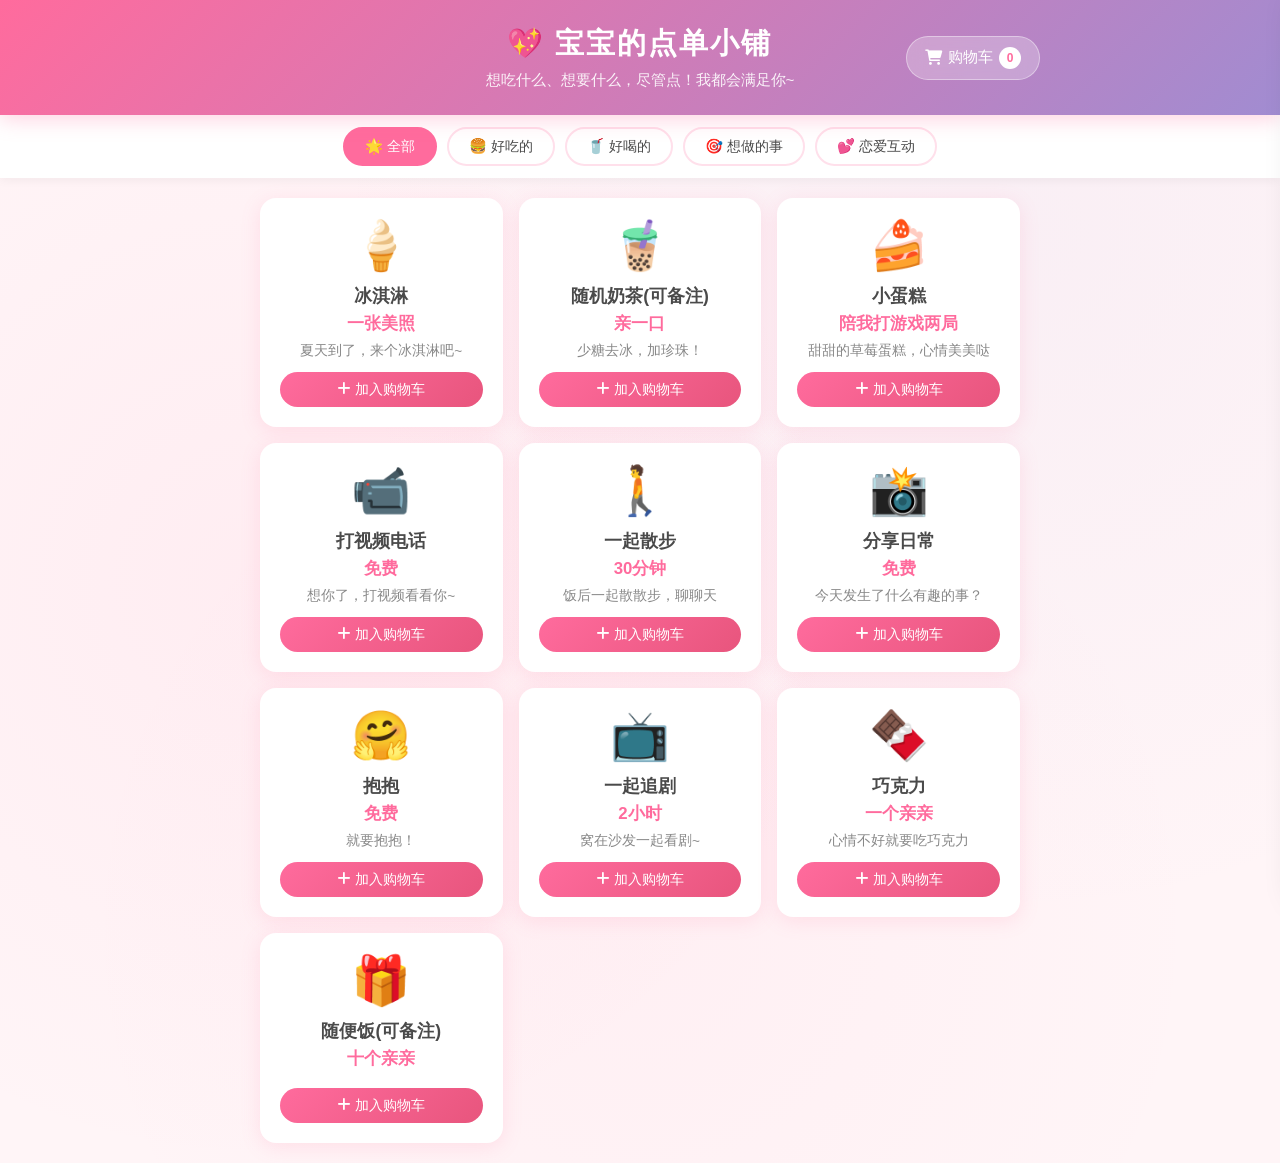
<file: index.html>
<!DOCTYPE html>
<html lang="zh-CN">
<head>
    <meta charset="UTF-8">
    <meta name="viewport" content="width=device-width, initial-scale=1.0">
    <title>💖 宝宝的点单小铺</title>
    <link rel="stylesheet" href="css/style.css">
    <link href="https://cdnjs.cloudflare.com/ajax/libs/font-awesome/6.0.0/css/all.min.css" rel="stylesheet">
</head>
<body>
    <!-- 顶部导航 -->
    <header class="header">
        <div class="header-content">
            <h1 class="logo">💖 宝宝的点单小铺</h1>
            <p class="subtitle">想吃什么、想要什么，尽管点！我都会满足你~</p>
            <div class="header-actions">
                <button class="btn-cart" onclick="toggleCart()">
                    <i class="fas fa-shopping-cart"></i>
                    <span>购物车</span>
                    <span class="cart-badge" id="cartBadge">0</span>
                </button>
            </div>
        </div>
    </header>

    <!-- 分类导航 -->
    <nav class="category-nav">
        <div class="category-list" id="categoryList">
            <!-- 动态生成 -->
        </div>
    </nav>

    <!-- 主内容区 -->
    <main class="main-content">
        <div class="products-grid" id="productsGrid">
            <!-- 动态生成 -->
        </div>
    </main>

    <!-- 购物车侧边栏 -->
    <div class="cart-overlay" id="cartOverlay" onclick="toggleCart()"></div>
    <aside class="cart-sidebar" id="cartSidebar">
        <div class="cart-header">
            <h2>🛒 我的购物车</h2>
            <button class="btn-close" onclick="toggleCart()">&times;</button>
        </div>
        <div class="cart-items" id="cartItems">
            <p class="cart-empty">购物车空空如也~ 快去选点什么吧！</p>
        </div>
        <div class="cart-footer" id="cartFooter" style="display:none;">
            <div class="cart-total">
                <span>共 <strong id="cartCount">0</strong> 件</span>
            </div>
            <textarea class="cart-note" id="cartNote" placeholder="给男朋友留个言吧...（选填）" rows="2"></textarea>
            <button class="btn-submit-order" onclick="submitOrder()">
                <i class="fas fa-paper-plane"></i> 下单啦~
            </button>
        </div>
    </aside>

    <!-- Toast 提示 -->
    <div class="toast" id="toast"></div>

    <script src="js/data.js"></script>
    <script src="js/app.js"></script>
</body>
</html>
</file>
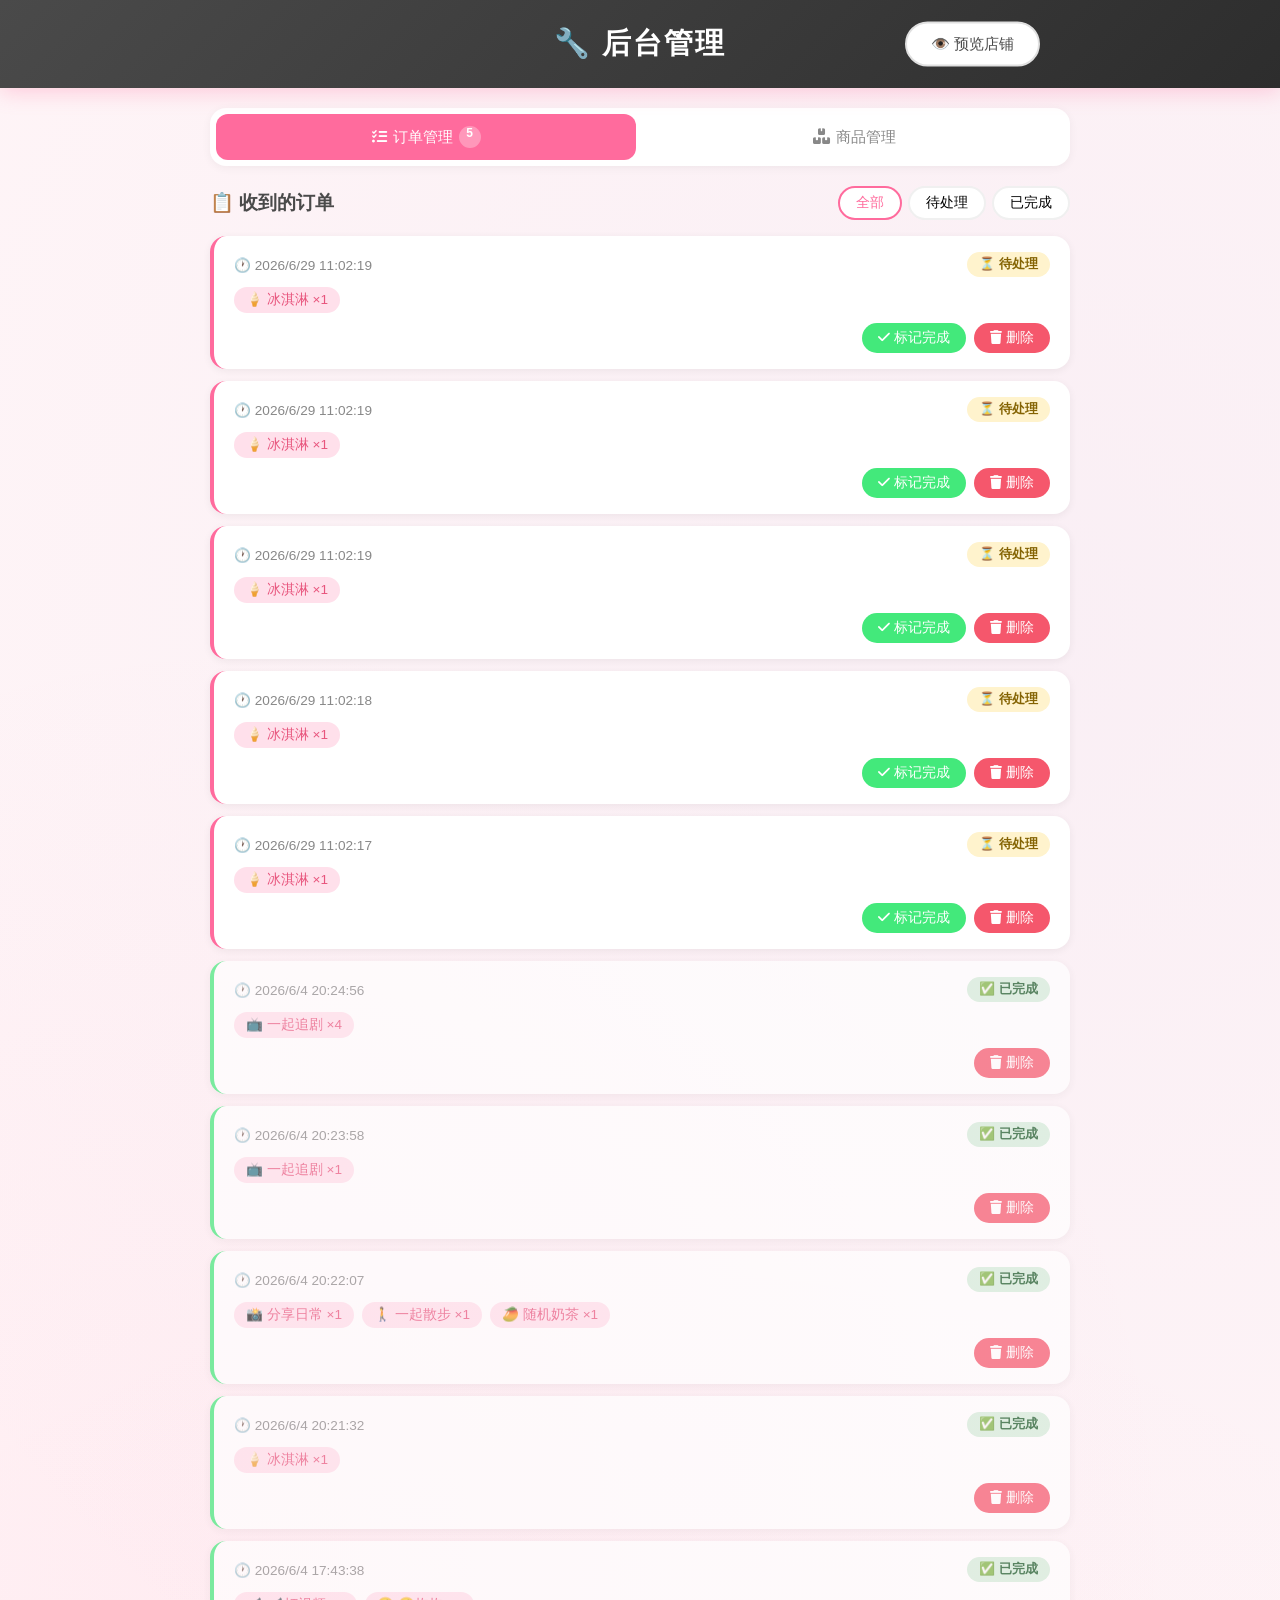
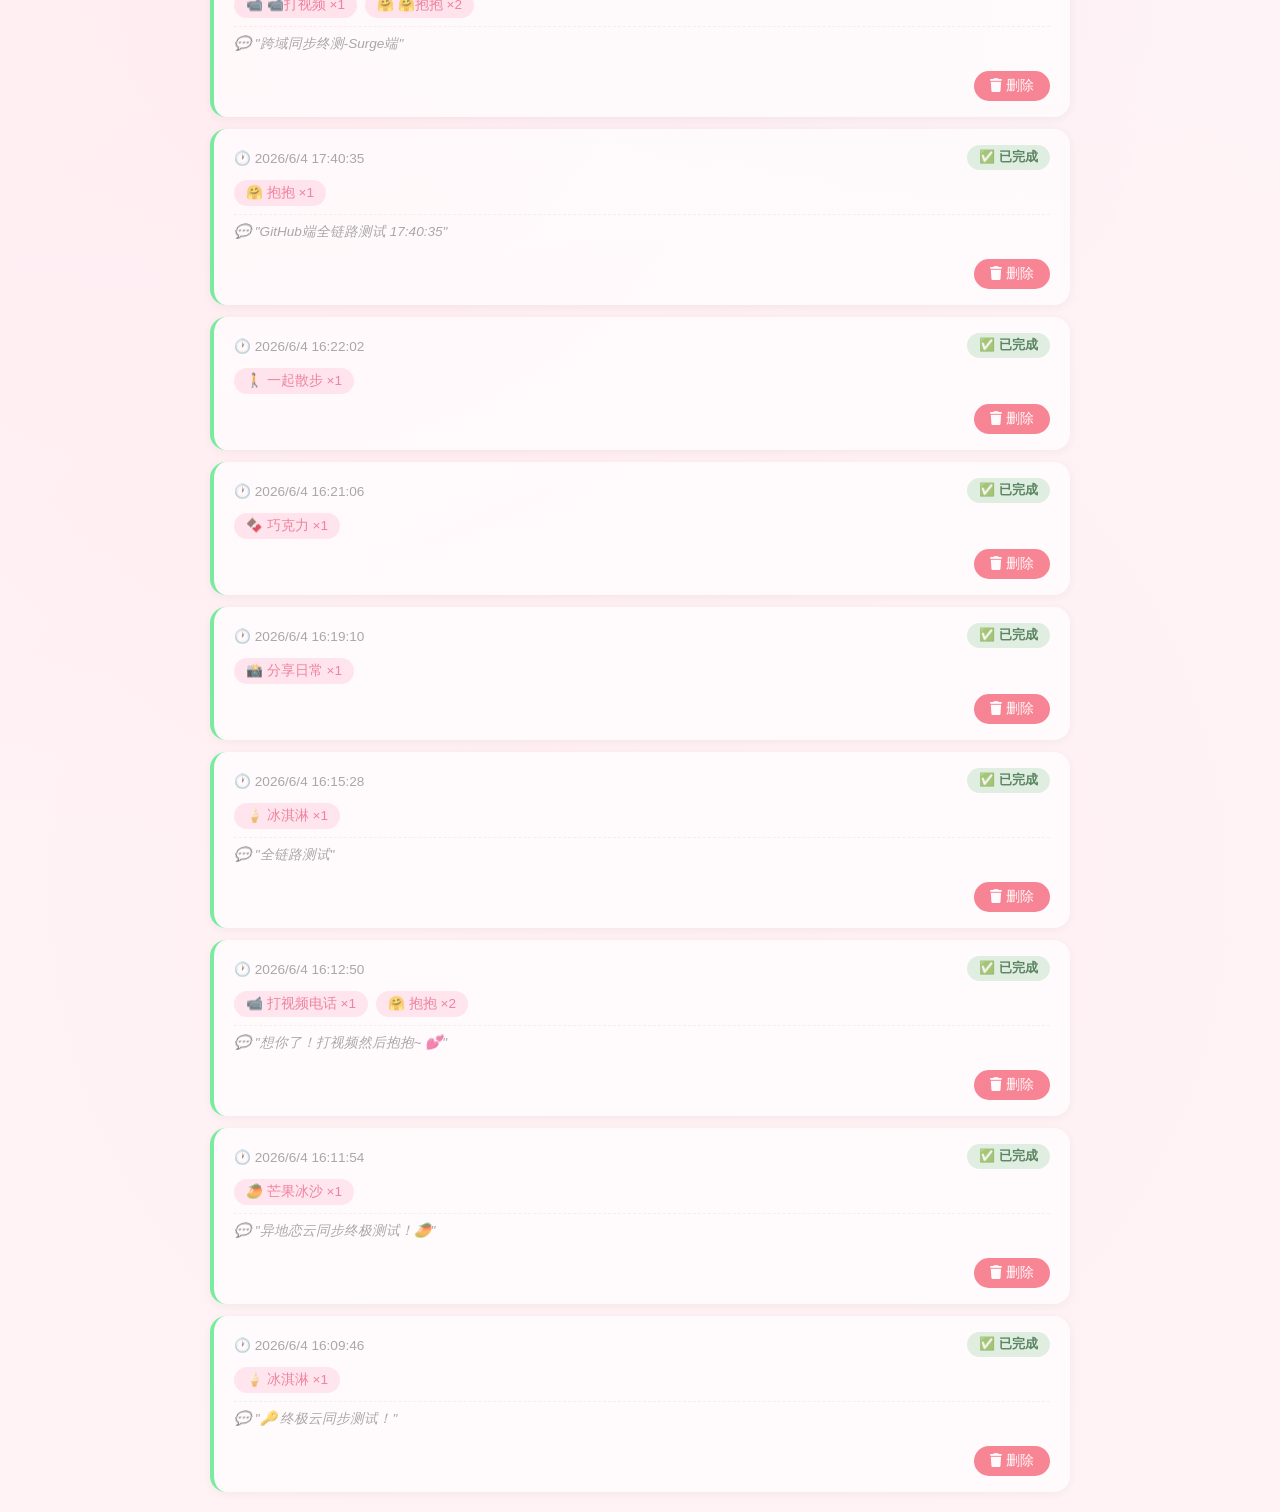
<file: admin.html>
<!DOCTYPE html>
<html lang="zh-CN">
<head>
    <meta charset="UTF-8">
    <meta name="viewport" content="width=device-width, initial-scale=1.0">
    <title>🔧 后台管理 - 点单小铺</title>
    <link rel="stylesheet" href="css/style.css">
    <link rel="stylesheet" href="css/admin.css">
    <link href="https://cdnjs.cloudflare.com/ajax/libs/font-awesome/6.0.0/css/all.min.css" rel="stylesheet">
</head>
<body>
    <header class="header admin-header">
        <div class="header-content">
            <h1 class="logo">🔧 后台管理</h1>
            <div class="header-actions">
                <a href="index.html" class="btn-outline" target="_blank">👁️ 预览店铺</a>
            </div>
        </div>
    </header>

    <div class="admin-container">
        <!-- Tab切换 -->
        <div class="admin-tabs">
            <button class="tab-btn active" onclick="switchTab('orders')">
                <i class="fas fa-list-check"></i> 订单管理
                <span class="tab-badge" id="orderBadge">0</span>
            </button>
            <button class="tab-btn" onclick="switchTab('products')">
                <i class="fas fa-boxes"></i> 商品管理
            </button>
        </div>

        <!-- 订单管理面板 -->
        <div class="tab-panel active" id="ordersPanel">
            <div class="panel-header">
                <h2>📋 收到的订单</h2>
                <div class="filter-btns">
                    <button class="filter-btn active" onclick="filterOrders('all')">全部</button>
                    <button class="filter-btn" onclick="filterOrders('pending')">待处理</button>
                    <button class="filter-btn" onclick="filterOrders('done')">已完成</button>
                </div>
            </div>
            <div class="orders-list" id="ordersList">
                <p class="empty-state">暂无订单~</p>
            </div>
        </div>

        <!-- 商品管理面板 -->
        <div class="tab-panel" id="productsPanel">
            <div class="panel-header">
                <h2>📦 商品管理</h2>
                <button class="btn-primary" onclick="showAddProduct()">
                    <i class="fas fa-plus"></i> 添加商品
                </button>
            </div>
            <div class="products-admin-list" id="productsAdminList">
                <!-- 动态生成 -->
            </div>
        </div>
    </div>

    <!-- 商品编辑弹窗 -->
    <div class="modal-overlay" id="productModal">
        <div class="modal">
            <div class="modal-header">
                <h3 id="modalTitle">添加商品</h3>
                <button class="btn-close" onclick="closeProductModal()">&times;</button>
            </div>
            <div class="modal-body">
                <input type="hidden" id="editProductId">
                <label>商品名称</label>
                <input type="text" id="productName" placeholder="如：冰淇淋🍦">
                <label>分类</label>
                <select id="productCategory">
                    <option value="food">🍔 好吃的</option>
                    <option value="drink">🥤 好喝的</option>
                    <option value="activity">🎯 想做的事</option>
                    <option value="love">💕 恋爱互动</option>
                </select>
                <label>价格（或描述）</label>
                <input type="text" id="productPrice" placeholder="如：免费 / ¥15 / 一个抱抱">
                <label>Emoji图标</label>
                <input type="text" id="productEmoji" placeholder="如：🍦" maxlength="2">
                <label>描述</label>
                <textarea id="productDesc" rows="2" placeholder="简单描述一下这个商品~"></textarea>
            </div>
            <div class="modal-footer">
                <button class="btn-outline" onclick="closeProductModal()">取消</button>
                <button class="btn-primary" id="btnSaveProduct" onclick="saveProduct()">保存</button>
            </div>
        </div>
    </div>

    <!-- Toast -->
    <div class="toast" id="toast"></div>

    <script src="js/data.js"></script>
    <script>
// ========== 后台管理逻辑（内嵌版） ==========
var currentTab = 'orders';
var orderFilter = 'all';
var editingProductId = null;
var unsubscribeOrders = null;

document.addEventListener('DOMContentLoaded', function() {
    initDefaultProducts().then(function() {
        return getOrders();
    }).then(function(orders) {
        renderOrdersFromData(orders);
        updateOrderBadge();
        startOrdersListener();
        renderProductsAdmin();
    });
});

function switchTab(tab) {
    currentTab = tab;
    document.querySelectorAll('.tab-btn').forEach(function(b) { b.classList.remove('active'); });
    document.querySelectorAll('.tab-panel').forEach(function(p) { p.classList.remove('active'); });
    var iconClass = tab === 'orders' ? 'fa-list-check' : 'fa-boxes';
    document.querySelector('.tab-btn i.' + iconClass).parentElement.classList.add('active');
    document.getElementById(tab === 'orders' ? 'ordersPanel' : 'productsPanel').classList.add('active');
    if (tab === 'orders') getOrders().then(function(orders) { renderOrdersFromData(orders); });
    if (tab === 'products') renderProductsAdmin();
}

function startOrdersListener() {
    unsubscribeOrders = onOrdersSnapshot(function(orders) {
        renderOrdersFromData(orders);
        updateOrderBadge();
    });
}

function renderOrdersFromData(orders) {
    var filtered = orderFilter === 'all' ? orders : orders.filter(function(o) { return o.status === orderFilter; });
    renderOrderCards(filtered);
}

function renderOrderCards(filtered) {
    var container = document.getElementById('ordersList');
    if (filtered.length === 0) {
        container.innerHTML = '<p class="empty-state">📭 暂无订单~</p>';
        return;
    }
    container.innerHTML = filtered.map(function(order) {
        var itemsHTML = order.items.map(function(item) {
            return '<span class="order-item-tag">' + (item.emoji || '') + ' ' + item.name + ' ×' + item.qty + '</span>';
        }).join('');
        var noteHTML = order.note ? '<div class="order-note">💬 "' + order.note + '"</div>' : '';
        var doneBtn = order.status === 'pending' ?
            '<button class="btn-sm btn-done" onclick="doneOrder(\'' + order._firestoreId + '\')"><i class="fas fa-check"></i> 标记完成</button>' : '';
        return '<div class="order-card ' + order.status + '">' +
            '<div class="order-card-header">' +
                '<span class="order-time">🕐 ' + (order.timeDisplay || '') + '</span>' +
                '<span class="order-status ' + order.status + '">' + (order.status === 'pending' ? '⏳ 待处理' : '✅ 已完成') + '</span>' +
            '</div>' +
            '<div class="order-items">' + itemsHTML + '</div>' +
            noteHTML +
            '<div class="order-actions">' + doneBtn +
                '<button class="btn-sm btn-delete" onclick="removeOrder(\'' + order._firestoreId + '\')"><i class="fas fa-trash"></i> 删除</button>' +
            '</div>' +
        '</div>';
    }).join('');
}

function filterOrders(filter) {
    orderFilter = filter;
    document.querySelectorAll('.filter-btn').forEach(function(b) { b.classList.remove('active'); });
    document.querySelector('.filter-btn[onclick*="' + filter + '"]').classList.add('active');
    getOrders().then(function(orders) { renderOrdersFromData(orders); });
}

function doneOrder(id) {
    markOrderDone(id).then(function() {
        getOrders().then(function(orders) { renderOrdersFromData(orders); });
        updateOrderBadge();
        showToast('已标记为完成 ✅', 'success');
    });
}

function removeOrder(id) {
    if (confirm('确定要删除这个订单吗？')) {
        deleteOrder(id).then(function() {
            getOrders().then(function(orders) { renderOrdersFromData(orders); });
            updateOrderBadge();
            showToast('订单已删除', 'success');
        });
    }
}

function updateOrderBadge() {
    getPendingCount().then(function(count) {
        var badge = document.getElementById('orderBadge');
        if (badge) {
            badge.textContent = count;
            badge.style.display = count > 0 ? 'inline' : 'none';
        }
    });
}

function renderProductsAdmin() {
    getProducts().then(function(products) {
        var container = document.getElementById('productsAdminList');
        container.innerHTML = products.map(function(p) {
            var catInfo = (CATEGORIES[p.category] ? CATEGORIES[p.category].icon + ' ' + CATEGORIES[p.category].name : p.category);
            return '<div class="product-admin-item">' +
                '<div class="product-admin-emoji">' + (p.emoji || '🎁') + '</div>' +
                '<div class="product-admin-info">' +
                    '<div class="product-admin-name">' + p.name + '</div>' +
                    '<div class="product-admin-meta">' + catInfo + '&nbsp;|&nbsp;' + p.price + '</div>' +
                '</div>' +
                '<div class="product-admin-actions">' +
                    '<button class="btn-icon" title="编辑" onclick="editProduct(' + p.id + ')"><i class="fas fa-edit"></i></button>' +
                    '<button class="btn-icon danger" title="删除" onclick="removeProduct(' + p.id + ')"><i class="fas fa-trash"></i></button>' +
                '</div>' +
            '</div>';
        }).join('');
    });
}

function showAddProduct() {
    editingProductId = null;
    document.getElementById('modalTitle').textContent = '➕ 添加商品';
    document.getElementById('btnSaveProduct').textContent = '添加';
    clearProductForm();
    document.getElementById('productModal').classList.add('show');
}

function editProduct(id) {
    getProducts().then(function(products) {
        var product = products.find(function(p) { return p.id === id; });
        if (!product) return;
        editingProductId = id;
        document.getElementById('modalTitle').textContent = '✏️ 编辑商品';
        document.getElementById('btnSaveProduct').textContent = '保存修改';
        document.getElementById('editProductId').value = id;
        document.getElementById('productName').value = product.name;
        document.getElementById('productCategory').value = product.category;
        document.getElementById('productPrice').value = product.price;
        document.getElementById('productEmoji').value = product.emoji || '';
        document.getElementById('productDesc').value = product.desc || '';
        document.getElementById('productModal').classList.add('show');
    });
}

function closeProductModal() { document.getElementById('productModal').classList.remove('show'); clearProductForm(); }
function clearProductForm() {
    document.getElementById('editProductId').value = '';
    document.getElementById('productName').value = '';
    document.getElementById('productCategory').value = 'food';
    document.getElementById('productPrice').value = '';
    document.getElementById('productEmoji').value = '';
    document.getElementById('productDesc').value = '';
}

function saveProduct() {
    var name = document.getElementById('productName').value.trim();
    var category = document.getElementById('productCategory').value;
    var price = document.getElementById('productPrice').value.trim();
    var emoji = document.getElementById('productEmoji').value.trim();
    var desc = document.getElementById('productDesc').value.trim();
    if (!name) { showToast('请输入商品名称', 'error'); return; }
    if (!price) { showToast('请输入价格或描述', 'error'); return; }
    var id = document.getElementById('editProductId').value;
    var promise = id ? updateProduct(parseInt(id), { name: name, category: category, price: price, emoji: emoji, desc: desc }) : addProduct({ name: name, category: category, price: price, emoji: emoji, desc: desc });
    promise.then(function() {
        showToast(id ? '商品已更新 ✅' : '商品已添加 🎉', 'success');
        closeProductModal();
        renderProductsAdmin();
    });
}

function removeProduct(id) {
    if (confirm('确定要删除这个商品吗？')) {
        deleteProduct(id).then(function() { renderProductsAdmin(); showToast('商品已删除', 'success'); });
    }
}

function showToast(msg, type) {
    var toast = document.getElementById('toast');
    toast.textContent = msg;
    toast.className = 'toast ' + type + ' show';
    clearTimeout(toast._timeout);
    toast._timeout = setTimeout(function() { toast.classList.remove('show'); }, 2000);
}

document.addEventListener('click', function(e) {
    var modal = document.getElementById('productModal');
    if (e.target === modal) closeProductModal();
});
    </script>
</body>
</html>
</file>
<file: css/style.css>
/* ========== 基础样式 ========== */
:root {
    --pink: #ff6b9d;
    --pink-light: #ffe0eb;
    --pink-dark: #e8557d;
    --purple: #a18cd1;
    --purple-light: #f0ebf8;
    --bg: #fff5f7;
    --white: #ffffff;
    --text: #4a4a4a;
    --text-light: #888;
    --shadow: 0 4px 20px rgba(255, 107, 157, 0.15);
    --shadow-lg: 0 8px 40px rgba(255, 107, 157, 0.2);
    --radius: 16px;
    --radius-sm: 10px;
    --transition: all 0.3s cubic-bezier(0.4, 0, 0.2, 1);
}

* { margin: 0; padding: 0; box-sizing: border-box; }

body {
    font-family: -apple-system, BlinkMacSystemFont, 'Segoe UI', 'PingFang SC', 'Microsoft YaHei', sans-serif;
    background: var(--bg);
    color: var(--text);
    min-height: 100vh;
    background-image:
        radial-gradient(circle at 20% 50%, rgba(255,107,157,0.06) 0%, transparent 50%),
        radial-gradient(circle at 80% 20%, rgba(161,140,209,0.06) 0%, transparent 50%),
        radial-gradient(circle at 50% 80%, rgba(255,107,157,0.04) 0%, transparent 50%);
}

/* ========== Header ========== */
.header {
    background: linear-gradient(135deg, var(--pink) 0%, var(--purple) 100%);
    color: white;
    padding: 24px 20px;
    text-align: center;
    position: sticky;
    top: 0;
    z-index: 100;
    box-shadow: 0 4px 20px rgba(255,107,157,0.3);
}

.header-content {
    max-width: 800px;
    margin: 0 auto;
    position: relative;
}

.logo {
    font-size: 1.8rem;
    font-weight: 700;
    letter-spacing: 2px;
}

.subtitle {
    font-size: 0.95rem;
    opacity: 0.9;
    margin-top: 6px;
}

.header-actions {
    position: absolute;
    right: 0;
    top: 50%;
    transform: translateY(-50%);
    display: flex;
    gap: 10px;
}

.btn-cart {
    background: rgba(255,255,255,0.25);
    border: 1px solid rgba(255,255,255,0.4);
    color: white;
    padding: 10px 18px;
    border-radius: 50px;
    cursor: pointer;
    font-size: 0.95rem;
    display: flex;
    align-items: center;
    gap: 6px;
    transition: var(--transition);
    backdrop-filter: blur(10px);
}

.btn-cart:hover {
    background: rgba(255,255,255,0.4);
    transform: translateY(-2px);
}

.cart-badge {
    background: white;
    color: var(--pink);
    border-radius: 50%;
    width: 22px;
    height: 22px;
    display: flex;
    align-items: center;
    justify-content: center;
    font-size: 0.75rem;
    font-weight: 700;
}

/* ========== 分类导航 ========== */
.category-nav {
    background: var(--white);
    padding: 12px 20px;
    position: sticky;
    top: 100px;
    z-index: 90;
    box-shadow: 0 2px 10px rgba(0,0,0,0.05);
    overflow-x: auto;
}

.category-list {
    display: flex;
    gap: 10px;
    max-width: 800px;
    margin: 0 auto;
    flex-wrap: wrap;
    justify-content: center;
}

.cat-btn {
    padding: 8px 20px;
    border-radius: 50px;
    border: 2px solid var(--pink-light);
    background: white;
    color: var(--text);
    cursor: pointer;
    font-size: 0.9rem;
    transition: var(--transition);
    white-space: nowrap;
}

.cat-btn:hover, .cat-btn.active {
    background: var(--pink);
    color: white;
    border-color: var(--pink);
}

/* ========== 商品网格 ========== */
.main-content {
    max-width: 800px;
    margin: 0 auto;
    padding: 20px;
}

.products-grid {
    display: grid;
    grid-template-columns: repeat(auto-fill, minmax(220px, 1fr));
    gap: 16px;
}

.product-card {
    background: var(--white);
    border-radius: var(--radius);
    padding: 20px;
    text-align: center;
    box-shadow: var(--shadow);
    transition: var(--transition);
    cursor: pointer;
    position: relative;
    overflow: hidden;
}

.product-card::before {
    content: '';
    position: absolute;
    top: 0;
    left: 0;
    right: 0;
    height: 4px;
    background: linear-gradient(90deg, var(--pink), var(--purple));
    transform: scaleX(0);
    transition: var(--transition);
}

.product-card:hover {
    transform: translateY(-4px);
    box-shadow: var(--shadow-lg);
}

.product-card:hover::before {
    transform: scaleX(1);
}

.product-emoji {
    font-size: 3rem;
    margin-bottom: 10px;
}

.product-name {
    font-size: 1.1rem;
    font-weight: 600;
    margin-bottom: 4px;
}

.product-price {
    color: var(--pink);
    font-weight: 700;
    font-size: 1.05rem;
    margin-bottom: 6px;
}

.product-desc {
    color: var(--text-light);
    font-size: 0.85rem;
    line-height: 1.4;
}

.product-add-btn {
    margin-top: 12px;
    background: linear-gradient(135deg, var(--pink), var(--pink-dark));
    color: white;
    border: none;
    padding: 8px 24px;
    border-radius: 50px;
    cursor: pointer;
    font-size: 0.9rem;
    transition: var(--transition);
    width: 100%;
}

.product-add-btn:hover {
    transform: scale(1.03);
    box-shadow: 0 4px 15px rgba(255,107,157,0.4);
}

.product-add-btn:active {
    transform: scale(0.97);
}

/* ========== 购物车侧边栏 ========== */
.cart-overlay {
    position: fixed;
    inset: 0;
    background: rgba(0,0,0,0.4);
    z-index: 200;
    display: none;
    backdrop-filter: blur(2px);
}

.cart-overlay.show { display: block; }

.cart-sidebar {
    position: fixed;
    top: 0;
    right: -420px;
    width: 400px;
    max-width: 90vw;
    height: 100vh;
    background: var(--white);
    z-index: 201;
    box-shadow: -4px 0 30px rgba(0,0,0,0.15);
    transition: var(--transition);
    display: flex;
    flex-direction: column;
}

.cart-sidebar.show { right: 0; }

.cart-header {
    padding: 20px;
    border-bottom: 1px solid #f0f0f0;
    display: flex;
    justify-content: space-between;
    align-items: center;
}

.cart-header h2 { font-size: 1.3rem; }

.btn-close {
    background: none;
    border: none;
    font-size: 1.8rem;
    cursor: pointer;
    color: var(--text-light);
    width: 36px;
    height: 36px;
    display: flex;
    align-items: center;
    justify-content: center;
    border-radius: 50%;
    transition: var(--transition);
}

.btn-close:hover {
    background: #f0f0f0;
    color: var(--text);
}

.cart-items {
    flex: 1;
    overflow-y: auto;
    padding: 16px;
}

.cart-empty {
    text-align: center;
    color: var(--text-light);
    padding: 60px 20px;
    font-size: 0.95rem;
}

.cart-item {
    display: flex;
    align-items: center;
    gap: 12px;
    padding: 12px;
    border-radius: var(--radius-sm);
    background: #fafafa;
    margin-bottom: 8px;
    animation: slideIn 0.3s ease;
}

@keyframes slideIn {
    from { opacity: 0; transform: translateX(20px); }
    to { opacity: 1; transform: translateX(0); }
}

.cart-item-emoji { font-size: 2rem; }

.cart-item-info { flex: 1; }

.cart-item-name { font-weight: 600; font-size: 0.95rem; }

.cart-item-price { color: var(--pink); font-size: 0.85rem; }

.cart-item-qty {
    display: flex;
    align-items: center;
    gap: 8px;
}

.qty-btn {
    width: 28px;
    height: 28px;
    border-radius: 50%;
    border: 2px solid #e0e0e0;
    background: white;
    cursor: pointer;
    font-size: 1rem;
    display: flex;
    align-items: center;
    justify-content: center;
    transition: var(--transition);
}

.qty-btn:hover {
    border-color: var(--pink);
    color: var(--pink);
}

.qty-num {
    font-weight: 600;
    min-width: 20px;
    text-align: center;
}

.cart-footer {
    padding: 16px 20px;
    border-top: 1px solid #f0f0f0;
}

.cart-total {
    font-size: 1rem;
    margin-bottom: 10px;
}

.cart-total strong {
    color: var(--pink);
    font-size: 1.2rem;
}

.cart-note {
    width: 100%;
    padding: 10px 14px;
    border: 2px solid #f0f0f0;
    border-radius: var(--radius-sm);
    font-size: 0.9rem;
    resize: none;
    font-family: inherit;
    transition: var(--transition);
    margin-bottom: 10px;
}

.cart-note:focus {
    outline: none;
    border-color: var(--pink);
}

.btn-submit-order {
    width: 100%;
    padding: 14px;
    background: linear-gradient(135deg, var(--pink), var(--purple));
    color: white;
    border: none;
    border-radius: 50px;
    font-size: 1.1rem;
    font-weight: 600;
    cursor: pointer;
    transition: var(--transition);
    letter-spacing: 1px;
}

.btn-submit-order:hover {
    transform: translateY(-2px);
    box-shadow: 0 6px 25px rgba(255,107,157,0.4);
}

.btn-submit-order:active {
    transform: scale(0.97);
}

/* ========== Toast ========== */
.toast {
    position: fixed;
    top: 20px;
    left: 50%;
    transform: translateX(-50%) translateY(-120px);
    background: #333;
    color: white;
    padding: 12px 28px;
    border-radius: 50px;
    font-size: 0.95rem;
    z-index: 999;
    transition: transform 0.4s cubic-bezier(0.175, 0.885, 0.32, 1.275);
    pointer-events: none;
}

.toast.show {
    transform: translateX(-50%) translateY(0);
}

.toast.success {
    background: linear-gradient(135deg, #43e97b, #38f9d7);
}

.toast.error {
    background: linear-gradient(135deg, #f5576c, #ff6b9d);
}

/* ========== 订单提交成功动画 ========== */
.success-animation {
    position: fixed;
    inset: 0;
    z-index: 300;
    display: flex;
    align-items: center;
    justify-content: center;
    flex-direction: column;
    background: rgba(255,255,255,0.95);
    animation: fadeIn 0.3s ease;
}

@keyframes fadeIn {
    from { opacity: 0; }
    to { opacity: 1; }
}

.success-icon {
    font-size: 5rem;
    animation: bounce 0.6s ease infinite alternate;
}

@keyframes bounce {
    from { transform: translateY(0); }
    to { transform: translateY(-20px); }
}

.success-text {
    font-size: 1.5rem;
    font-weight: 700;
    color: var(--pink);
    margin-top: 16px;
}

.success-sub {
    color: var(--text-light);
    margin-top: 8px;
}

/* ========== 响应式 ========== */
@media (max-width: 600px) {
    .logo { font-size: 1.3rem; }
    .subtitle { font-size: 0.8rem; }
    .products-grid {
        grid-template-columns: repeat(2, 1fr);
        gap: 10px;
    }
    .product-card { padding: 14px; }
    .product-emoji { font-size: 2.2rem; }
    .header-actions { position: static; transform: none; justify-content: center; margin-top: 10px; }
    .header-content { padding-bottom: 4px; }
}
</file>
<file: css/admin.css>
/* ========== 管理页专属样式 ========== */

.admin-header {
    background: linear-gradient(135deg, #4a4a4a 0%, #2d2d2d 100%);
}

.admin-container {
    max-width: 900px;
    margin: 0 auto;
    padding: 20px;
}

/* Tabs */
.admin-tabs {
    display: flex;
    gap: 8px;
    margin-bottom: 20px;
    background: white;
    padding: 6px;
    border-radius: var(--radius);
    box-shadow: 0 2px 10px rgba(0,0,0,0.05);
}

.tab-btn {
    flex: 1;
    padding: 12px 20px;
    border: none;
    background: transparent;
    border-radius: 12px;
    cursor: pointer;
    font-size: 0.95rem;
    font-weight: 500;
    transition: var(--transition);
    display: flex;
    align-items: center;
    justify-content: center;
    gap: 6px;
    color: var(--text-light);
}

.tab-btn.active {
    background: var(--pink);
    color: white;
}

.tab-badge {
    background: white;
    color: var(--pink);
    border-radius: 50%;
    width: 22px;
    height: 22px;
    display: inline-flex;
    align-items: center;
    justify-content: center;
    font-size: 0.75rem;
    font-weight: 700;
}

.tab-btn.active .tab-badge {
    background: rgba(255,255,255,0.3);
    color: white;
}

/* Panel */
.tab-panel { display: none; }
.tab-panel.active { display: block; }

.panel-header {
    display: flex;
    justify-content: space-between;
    align-items: center;
    margin-bottom: 16px;
    flex-wrap: wrap;
    gap: 10px;
}

.panel-header h2 {
    font-size: 1.2rem;
}

/* Filter buttons */
.filter-btns {
    display: flex;
    gap: 6px;
}

.filter-btn {
    padding: 6px 16px;
    border-radius: 50px;
    border: 2px solid #f0f0f0;
    background: white;
    cursor: pointer;
    font-size: 0.85rem;
    transition: var(--transition);
}

.filter-btn.active, .filter-btn:hover {
    border-color: var(--pink);
    color: var(--pink);
}

/* 订单列表 */
.orders-list {
    display: flex;
    flex-direction: column;
    gap: 12px;
}

.empty-state {
    text-align: center;
    padding: 60px 20px;
    color: var(--text-light);
    font-size: 1rem;
}

.order-card {
    background: white;
    border-radius: var(--radius);
    padding: 16px 20px;
    box-shadow: 0 2px 8px rgba(0,0,0,0.06);
    transition: var(--transition);
    border-left: 4px solid var(--pink);
}

.order-card.done {
    border-left-color: #43e97b;
    opacity: 0.7;
}

.order-card-header {
    display: flex;
    justify-content: space-between;
    align-items: center;
    margin-bottom: 10px;
}

.order-time {
    font-size: 0.85rem;
    color: var(--text-light);
}

.order-status {
    padding: 4px 12px;
    border-radius: 50px;
    font-size: 0.8rem;
    font-weight: 600;
}

.order-status.pending {
    background: #fff3cd;
    color: #856404;
}

.order-status.done {
    background: #d4edda;
    color: #155724;
}

.order-items {
    display: flex;
    flex-wrap: wrap;
    gap: 8px;
    margin-bottom: 8px;
}

.order-item-tag {
    background: var(--pink-light);
    color: var(--pink-dark);
    padding: 4px 12px;
    border-radius: 50px;
    font-size: 0.85rem;
}

.order-note {
    font-style: italic;
    color: var(--text-light);
    font-size: 0.85rem;
    padding: 8px 0;
    border-top: 1px dashed #eee;
    margin-top: 8px;
}

.order-actions {
    display: flex;
    gap: 8px;
    margin-top: 10px;
    justify-content: flex-end;
}

.btn-sm {
    padding: 6px 16px;
    border-radius: 50px;
    border: none;
    cursor: pointer;
    font-size: 0.85rem;
    transition: var(--transition);
}

.btn-done {
    background: #43e97b;
    color: white;
}
.btn-done:hover { background: #38d96c; }

.btn-delete {
    background: #f5576c;
    color: white;
}
.btn-delete:hover { background: #e0445a; }

/* 商品管理列表 */
.products-admin-list {
    display: flex;
    flex-direction: column;
    gap: 8px;
}

.product-admin-item {
    display: flex;
    align-items: center;
    gap: 12px;
    background: white;
    padding: 12px 16px;
    border-radius: var(--radius-sm);
    box-shadow: 0 1px 4px rgba(0,0,0,0.05);
}

.product-admin-emoji {
    font-size: 2rem;
    width: 48px;
    text-align: center;
}

.product-admin-info {
    flex: 1;
}

.product-admin-name {
    font-weight: 600;
    font-size: 0.95rem;
}

.product-admin-meta {
    font-size: 0.8rem;
    color: var(--text-light);
}

.product-admin-actions {
    display: flex;
    gap: 6px;
}

.btn-icon {
    width: 34px;
    height: 34px;
    border-radius: 8px;
    border: 1px solid #e0e0e0;
    background: white;
    cursor: pointer;
    font-size: 0.9rem;
    transition: var(--transition);
    display: flex;
    align-items: center;
    justify-content: center;
}

.btn-icon:hover {
    border-color: var(--pink);
    color: var(--pink);
}

.btn-icon.danger:hover {
    border-color: #f5576c;
    color: #f5576c;
}

/* ========== Modal ========== */
.modal-overlay {
    position: fixed;
    inset: 0;
    background: rgba(0,0,0,0.5);
    z-index: 300;
    display: none;
    align-items: center;
    justify-content: center;
    backdrop-filter: blur(2px);
}

.modal-overlay.show { display: flex; }

.modal {
    background: white;
    border-radius: var(--radius);
    width: 440px;
    max-width: 90vw;
    max-height: 80vh;
    overflow-y: auto;
    box-shadow: 0 20px 60px rgba(0,0,0,0.2);
    animation: modalIn 0.3s ease;
}

@keyframes modalIn {
    from { opacity: 0; transform: translateY(20px) scale(0.95); }
    to { opacity: 1; transform: translateY(0) scale(1); }
}

.modal-header {
    padding: 16px 20px;
    border-bottom: 1px solid #f0f0f0;
    display: flex;
    justify-content: space-between;
    align-items: center;
}

.modal-body {
    padding: 20px;
    display: flex;
    flex-direction: column;
    gap: 12px;
}

.modal-body label {
    font-weight: 600;
    font-size: 0.85rem;
    color: var(--text);
}

.modal-body input,
.modal-body select,
.modal-body textarea {
    width: 100%;
    padding: 10px 14px;
    border: 2px solid #f0f0f0;
    border-radius: var(--radius-sm);
    font-size: 0.95rem;
    font-family: inherit;
    transition: var(--transition);
}

.modal-body input:focus,
.modal-body select:focus,
.modal-body textarea:focus {
    outline: none;
    border-color: var(--pink);
}

.modal-footer {
    padding: 16px 20px;
    border-top: 1px solid #f0f0f0;
    display: flex;
    justify-content: flex-end;
    gap: 10px;
}

/* ========== 通用按钮 ========== */
.btn-primary {
    padding: 10px 24px;
    background: linear-gradient(135deg, var(--pink), var(--pink-dark));
    color: white;
    border: none;
    border-radius: 50px;
    cursor: pointer;
    font-size: 0.95rem;
    font-weight: 600;
    transition: var(--transition);
}

.btn-primary:hover {
    transform: translateY(-2px);
    box-shadow: 0 4px 15px rgba(255,107,157,0.4);
}

.btn-outline {
    padding: 10px 24px;
    background: white;
    color: var(--text);
    border: 2px solid #e0e0e0;
    border-radius: 50px;
    cursor: pointer;
    font-size: 0.95rem;
    text-decoration: none;
    display: inline-flex;
    align-items: center;
    gap: 6px;
    transition: var(--transition);
}

.btn-outline:hover {
    border-color: var(--pink);
    color: var(--pink);
}

@media (max-width: 600px) {
    .product-admin-item {
        flex-wrap: wrap;
    }
    .product-admin-actions {
        width: 100%;
        justify-content: flex-end;
    }
}
</file>
